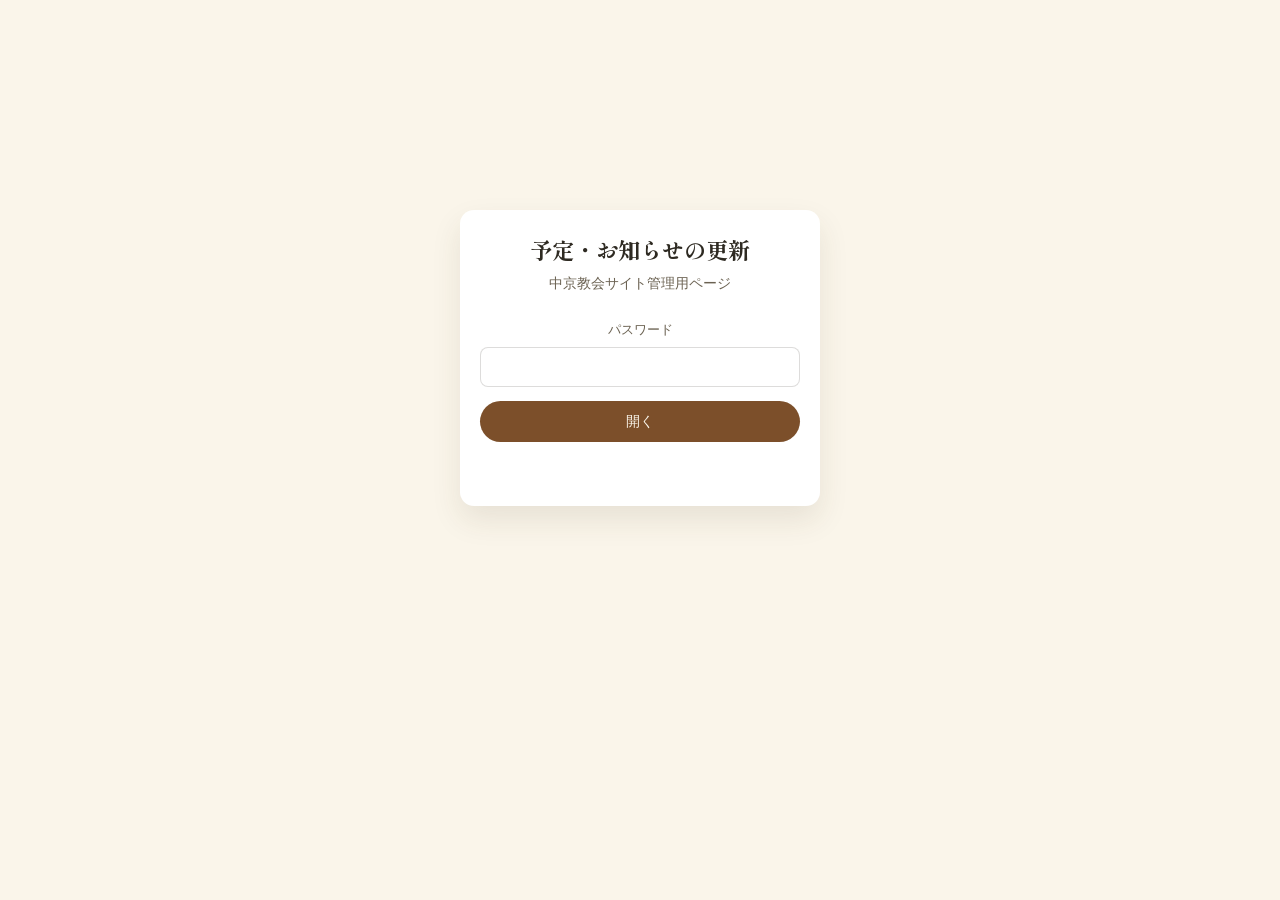
<file: admin/schedule.html>
<!DOCTYPE html>
<html lang="ja">
<head>
<meta charset="UTF-8">
<meta name="viewport" content="width=device-width, initial-scale=1.0">
<meta name="robots" content="noindex, nofollow">
<title>予定・お知らせの更新｜中京教会（管理用）</title>
<link href="https://fonts.googleapis.com/css2?family=Shippori+Mincho+B1:wght@600&family=Zen+Kaku+Gothic+New:wght@400;500;700&display=swap" rel="stylesheet">
<style>
  :root{
    --paper:#FAF5EA; --paper-deep:#F1E8D6; --ink:#2E2A22; --ink-soft:#6B6252;
    --wood:#A9713F; --wood-deep:#7C4F2A; --sky-deep:#4F7590;
    --line: rgba(46,42,34,0.16); --shadow: 0 14px 30px rgba(70,54,26,0.10);
  }
  *{ box-sizing:border-box; }
  body{
    margin:0; background:var(--paper); color:var(--ink);
    font-family:'Zen Kaku Gothic New', sans-serif; line-height:1.7;
    padding: 30px 16px 100px;
  }
  h1{ font-family:'Shippori Mincho B1', serif; font-size:1.4rem; margin: 0 0 4px; }
  .sub{ color:var(--ink-soft); font-size:0.85rem; margin: 0 0 24px; }
  .wrap{ max-width: 640px; margin: 0 auto; }
  .card{ background:#fff; border-radius:14px; padding:20px; box-shadow:var(--shadow); margin-bottom:18px; }
  label{ display:block; font-size:0.8rem; color:var(--ink-soft); margin-bottom:6px; }
  input[type=text], input[type=password], input[type=date], textarea, select{
    width:100%; font-family:inherit; font-size:1rem; padding:10px 12px;
    border-radius:8px; border:1px solid var(--line); background:#fff; color:var(--ink);
    margin-bottom:14px; resize:vertical;
  }
  textarea{ min-height:90px; }
  .day-card{ border:1px solid var(--line); border-radius:12px; padding:16px; margin-bottom:14px; background:var(--paper-deep); }
  .btn{
    display:inline-block; border:none; border-radius:999px; padding:11px 22px; font-size:0.9rem;
    cursor:pointer; font-family:inherit; font-weight:500;
  }
  .btn-primary{ background:var(--wood-deep); color:var(--paper); }
  .btn-primary:hover{ background:var(--wood); }
  .btn-ghost{ background:transparent; border:1px solid var(--line); color:var(--ink-soft); }
  .btn-ghost:hover{ border-color:var(--wood); color:var(--wood-deep); }
  .btn-danger{ background:transparent; color:#b04a3a; border:1px solid rgba(176,74,58,0.3); font-size:0.8rem; padding:6px 14px; }
  .btn-danger:hover{ background:rgba(176,74,58,0.06); }
  .actions{ display:flex; gap:10px; flex-wrap:wrap; align-items:center; }
  .status{ font-size:0.88rem; margin-top:10px; min-height:1.4em; color:var(--sky-deep); }
  .status.error{ color:#b04a3a; }
  .day-head{ display:flex; justify-content:space-between; align-items:center; margin-bottom:8px; gap:10px; }
  .day-head .dow{ font-size:0.8rem; color:var(--wood-deep); font-weight:600; }
  .day-head select{ width:auto; flex:1; margin-bottom:0; font-size:0.85rem; padding:8px 10px; }
  #lockScreen{ max-width:360px; margin: 20vh auto 0; text-align:center; }
  #app{ display:none; }
</style>
</head>
<body>

<div class="wrap">

  <div id="lockScreen" class="card">
    <h1>予定・お知らせの更新</h1>
    <p class="sub">中京教会サイト管理用ページ</p>
    <label for="pw">パスワード</label>
    <input type="password" id="pw" autocomplete="current-password">
    <button class="btn btn-primary" id="unlockBtn" style="width:100%;">開く</button>
    <p class="status" id="lockStatus"></p>
  </div>

  <div id="app">
    <h1>① 今月の予定を更新</h1>
    <p class="sub">日付はカレンダーから選ぶだけです。曜日は自動で判定されるので入力の必要はありません。保存すると数分でサイトに反映されます。</p>

    <div id="daysContainer"></div>

    <button class="btn btn-ghost" id="addDayBtn" style="width:100%; margin-bottom:20px;">＋ 日を追加する</button>

    <div class="card actions">
      <button class="btn btn-primary" id="saveBtn">保存する</button>
      <button class="btn btn-ghost" id="reloadBtn">読み込み直す</button>
    </div>
    <p class="status" id="saveStatus"></p>

    <hr style="border:none; border-top:1px solid var(--line); margin: 32px 0;">

    <h1>② 教会からのお知らせ（臨時情報）</h1>
    <p class="sub">台風による休会など、緊急・臨時のお知らせをここから発信できます。何も無い時は空のままでOKです（サイトには何も表示されません）。</p>

    <div id="noticesContainer"></div>

    <button class="btn btn-ghost" id="addNoticeBtn" style="width:100%; margin-bottom:20px;">＋ お知らせを追加する</button>

    <div class="card actions">
      <button class="btn btn-primary" id="saveNoticesBtn">お知らせを保存する</button>
      <button class="btn btn-ghost" id="reloadNoticesBtn">読み込み直す</button>
    </div>
    <p class="status" id="noticeStatus"></p>
  </div>

</div>

<template id="noticeTemplate">
  <div class="day-card notice-card">
    <div class="day-head">
      <select class="levelSelect">
        <option value="urgent">⚠ 緊急（赤）－ 休会・警報など</option>
        <option value="info">ℹ お知らせ（青）－ 通常のご案内</option>
      </select>
      <button type="button" class="btn-danger removeNoticeBtn">この項目を削除</button>
    </div>
    <label>タイトル</label>
    <input type="text" class="noticeTitleInput" placeholder="台風接近に伴う臨時休会のお知らせ">
    <label>本文（任意）</label>
    <textarea class="noticeBodyInput" placeholder="○月○日（○）の教会学校・主日礼拝はお休みとなります。"></textarea>
  </div>
</template>

<template id="dayTemplate">
  <div class="day-card">
    <div class="day-head">
      <span class="dow"></span>
      <button type="button" class="btn-danger removeDayBtn">この日を削除</button>
    </div>
    <label>日付</label>
    <input type="date" class="dateInput">
    <label>見出し（例：聖霊降臨節第7主日／水曜）</label>
    <input type="text" class="labelInput" placeholder="聖霊降臨節第7主日">
    <label>予定の内容（1行に1つずつ）</label>
    <textarea class="itemsInput" placeholder="教会学校 9:00
求道者会 9:40
主日礼拝 10:30〜12:00（聖餐式）"></textarea>
  </div>
</template>

<script>
const API = '/api/schedule';
const NOTICE_API = '/api/announcements';
const DOWS = ['日','月','火','水','木','金','土'];
let sessionPassword = '';

const lockScreen = document.getElementById('lockScreen');
const app = document.getElementById('app');
const pwInput = document.getElementById('pw');
const lockStatus = document.getElementById('lockStatus');
const daysContainer = document.getElementById('daysContainer');
const dayTemplate = document.getElementById('dayTemplate');
const saveStatus = document.getElementById('saveStatus');

const noticesContainer = document.getElementById('noticesContainer');
const noticeTemplate = document.getElementById('noticeTemplate');
const noticeStatus = document.getElementById('noticeStatus');

document.getElementById('unlockBtn').addEventListener('click', unlock);
pwInput.addEventListener('keydown', e => { if (e.key === 'Enter') unlock(); });
document.getElementById('addDayBtn').addEventListener('click', () => addDayCard());
document.getElementById('saveBtn').addEventListener('click', save);
document.getElementById('reloadBtn').addEventListener('click', () => loadSchedule());

document.getElementById('addNoticeBtn').addEventListener('click', () => addNoticeCard());
document.getElementById('saveNoticesBtn').addEventListener('click', saveNotices);
document.getElementById('reloadNoticesBtn').addEventListener('click', () => loadNotices());

async function unlock(){
  const pw = pwInput.value.trim();
  if (!pw){
    lockStatus.textContent = 'パスワードを入力してください';
    lockStatus.classList.add('error');
    return;
  }
  sessionPassword = pw;
  lockScreen.style.display = 'none';
  app.style.display = 'block';
  await loadSchedule();
  await loadNotices();
}

async function loadSchedule(){
  saveStatus.textContent = '読み込み中…';
  saveStatus.classList.remove('error');
  try{
    const res = await fetch(API, { cache: 'no-store' });
    const data = await res.json();
    daysContainer.innerHTML = '';
    (data.items || []).forEach(item => addDayCard(item));
    if (!(data.items || []).length){
      saveStatus.textContent = 'まだ予定が保存されていません。「＋ 日を追加する」から始めてください。';
    } else {
      saveStatus.textContent = '読み込みました。';
    }
  }catch(err){
    console.error(err);
    saveStatus.textContent = '読み込みに失敗しました。通信環境をご確認ください。';
    saveStatus.classList.add('error');
  }
}

function addDayCard(item){
  const node = dayTemplate.content.cloneNode(true);
  const card = node.querySelector('.day-card');
  const dateInput = node.querySelector('.dateInput');
  const labelInput = node.querySelector('.labelInput');
  const itemsInput = node.querySelector('.itemsInput');
  const dowEl = node.querySelector('.dow');
  const removeBtn = node.querySelector('.removeDayBtn');

  if (item){
    dateInput.value = item.date || '';
    labelInput.value = item.label || '';
    itemsInput.value = (item.items || []).join('\n');
  }
  updateDow(dateInput, dowEl);
  dateInput.addEventListener('change', () => updateDow(dateInput, dowEl));
  removeBtn.addEventListener('click', () => card.remove());
  daysContainer.appendChild(node);
}

function updateDow(dateInput, dowEl){
  if (!dateInput.value){ dowEl.textContent = ''; return; }
  const d = new Date(dateInput.value + 'T00:00:00');
  dowEl.textContent = `${d.getMonth() + 1}月${d.getDate()}日（${DOWS[d.getDay()]}）`;
}

async function save(){
  const items = Array.from(daysContainer.querySelectorAll('.day-card')).map(card => ({
    date: card.querySelector('.dateInput').value,
    label: card.querySelector('.labelInput').value.trim(),
    items: card.querySelector('.itemsInput').value.split('\n').map(s => s.trim()).filter(Boolean)
  })).filter(it => it.date);

  const payload = { password: sessionPassword, items };

  saveStatus.textContent = '保存中…';
  saveStatus.classList.remove('error');

  try{
    const res = await fetch(API, {
      method: 'POST',
      headers: { 'Content-Type': 'application/json' },
      body: JSON.stringify(payload)
    });
    const data = await res.json();
    if (!res.ok || !data.ok){
      throw new Error(data.error || '保存に失敗しました');
    }
    saveStatus.textContent = '✓ 保存しました。数分でサイトに反映されます。';
  }catch(err){
    console.error(err);
    saveStatus.textContent = err.message || '保存に失敗しました。パスワードをご確認ください。';
    saveStatus.classList.add('error');
  }
}

/* ============================================================ お知らせボード */
async function loadNotices(){
  noticeStatus.textContent = '読み込み中…';
  noticeStatus.classList.remove('error');
  try{
    const res = await fetch(NOTICE_API, { cache: 'no-store' });
    const data = await res.json();
    noticesContainer.innerHTML = '';
    (data.items || []).forEach(item => addNoticeCard(item));
    if (!(data.items || []).length){
      noticeStatus.textContent = '現在、お知らせはありません。';
    } else {
      noticeStatus.textContent = '読み込みました。';
    }
  }catch(err){
    console.error(err);
    noticeStatus.textContent = '読み込みに失敗しました。通信環境をご確認ください。';
    noticeStatus.classList.add('error');
  }
}

function addNoticeCard(item){
  const node = noticeTemplate.content.cloneNode(true);
  const card = node.querySelector('.notice-card');
  const levelSelect = node.querySelector('.levelSelect');
  const titleInput = node.querySelector('.noticeTitleInput');
  const bodyInput = node.querySelector('.noticeBodyInput');
  const removeBtn = node.querySelector('.removeNoticeBtn');

  if (item){
    levelSelect.value = item.level === 'info' ? 'info' : 'urgent';
    titleInput.value = item.title || '';
    bodyInput.value = item.body || '';
    if (item.id) card.dataset.id = item.id;
  }
  removeBtn.addEventListener('click', () => card.remove());
  noticesContainer.appendChild(node);
}

async function saveNotices(){
  const items = Array.from(noticesContainer.querySelectorAll('.notice-card')).map(card => ({
    id: card.dataset.id || '',
    level: card.querySelector('.levelSelect').value,
    title: card.querySelector('.noticeTitleInput').value.trim(),
    body: card.querySelector('.noticeBodyInput').value.trim()
  })).filter(it => it.title || it.body);

  const payload = { password: sessionPassword, items };

  noticeStatus.textContent = '保存中…';
  noticeStatus.classList.remove('error');

  try{
    const res = await fetch(NOTICE_API, {
      method: 'POST',
      headers: { 'Content-Type': 'application/json' },
      body: JSON.stringify(payload)
    });
    const data = await res.json();
    if (!res.ok || !data.ok){
      throw new Error(data.error || '保存に失敗しました');
    }
    noticeStatus.textContent = '✓ 保存しました。数分でサイトに反映されます。';
  }catch(err){
    console.error(err);
    noticeStatus.textContent = err.message || '保存に失敗しました。パスワードをご確認ください。';
    noticeStatus.classList.add('error');
  }
}
</script>
</body>
</html>
</file>
